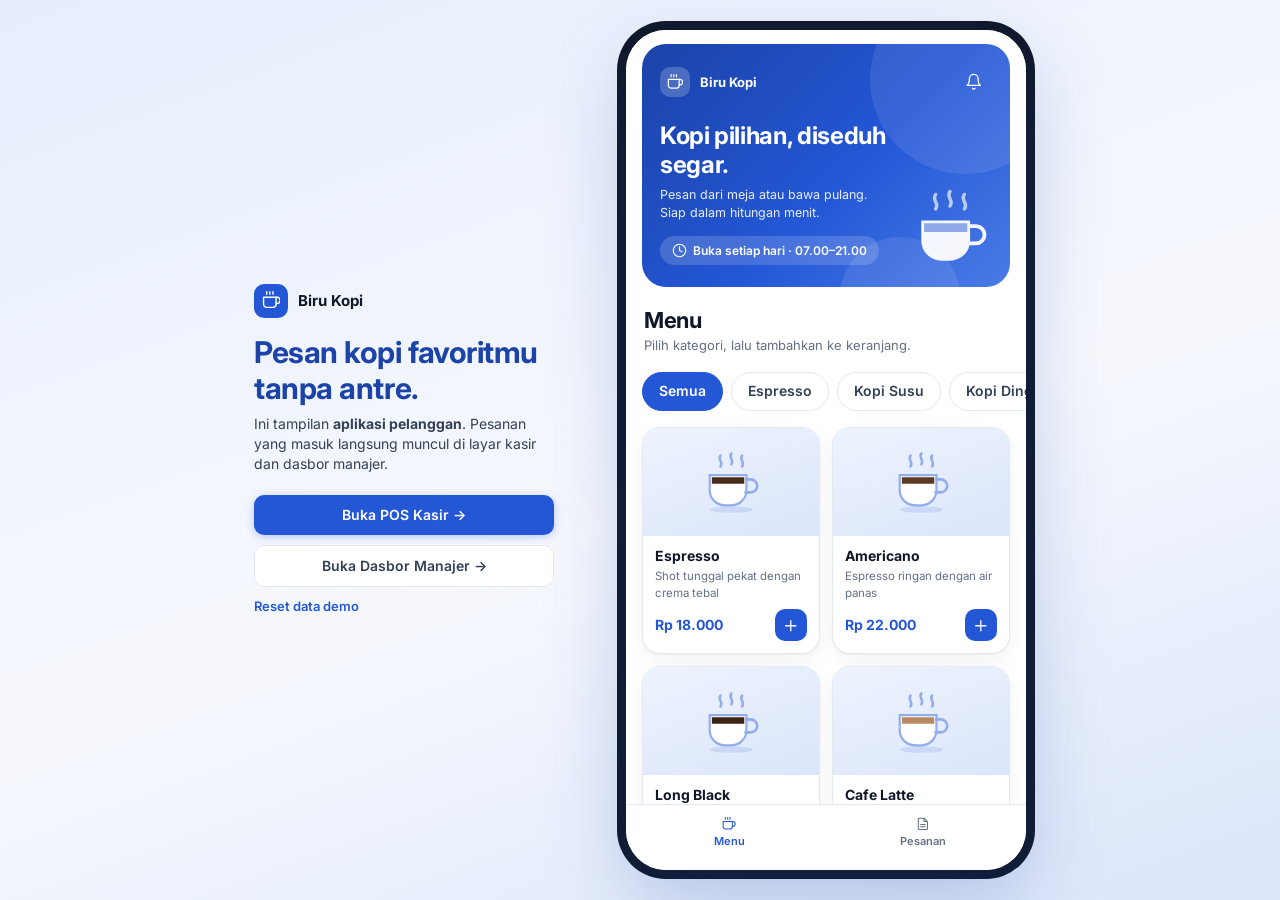
<file: index.html>
<!doctype html>
<html lang="id">
<head>
  <meta charset="utf-8">
  <meta name="viewport" content="width=device-width, initial-scale=1, viewport-fit=cover">
  <meta name="theme-color" content="#2457d6">
  <title>Biru Kopi — Pesan Kopi</title>
  <link rel="icon" href="data:image/svg+xml,%3Csvg xmlns='http://www.w3.org/2000/svg' viewBox='0 0 32 32'%3E%3Crect width='32' height='32' rx='8' fill='%232457d6'/%3E%3Cpath d='M9 12h12v6a5 5 0 0 1-5 5h-2a5 5 0 0 1-5-5zM21 14h2a2 2 0 0 1 0 4h-2' fill='none' stroke='white' stroke-width='2' stroke-linecap='round' stroke-linejoin='round'/%3E%3C/svg%3E">
  <link rel="preconnect" href="https://fonts.googleapis.com">
  <link rel="preconnect" href="https://fonts.gstatic.com" crossorigin>
  <link href="https://fonts.googleapis.com/css2?family=Inter:wght@400;500;600;700;800&display=swap" rel="stylesheet">
  <link rel="stylesheet" href="style.css">
  <script src="script.js" defer></script>
</head>
<body class="page-app" data-page="customer">
  <div class="stage">

    <aside class="stage-info">
      <span class="brand"><span class="brand-mark" data-i="coffee"></span> Biru Kopi</span>
      <h1>Pesan kopi favoritmu tanpa antre.</h1>
      <p>Ini tampilan <b>aplikasi pelanggan</b>. Pesanan yang masuk langsung muncul di layar kasir dan dasbor manajer.</p>
      <div class="links">
        <a class="btn primary" href="kasir.html">Buka POS Kasir →</a>
        <a class="btn outline" href="manajer.html">Buka Dasbor Manajer →</a>
        <button class="link" id="resetDemo" style="text-align:left">Reset data demo</button>
      </div>
    </aside>

    <div class="phone">
      <div class="app">
        <main class="views">

          <!-- ============ MENU ============ -->
          <section class="view active" id="view-menu">
            <div class="hero">
              <div class="hero-top">
                <span class="brand"><span class="brand-mark" data-i="coffee"></span> Biru Kopi</span>
                <button class="icon-btn" style="color:#fff" aria-label="Notifikasi" data-i="bell"></button>
              </div>
              <h1>Kopi pilihan, diseduh segar.</h1>
              <p>Pesan dari meja atau bawa pulang. Siap dalam hitungan menit.</p>
              <span class="open"><i data-i="clock"></i> Buka setiap hari · 07.00–21.00</span>
              <svg class="cup" viewBox="0 0 64 64" aria-hidden="true">
                <path d="M22 8c-3 4 3 6 0 10M32 6c-3 4 3 6 0 10M42 8c-3 4 3 6 0 10" fill="none" stroke="#fff" stroke-opacity=".7" stroke-width="2.4" stroke-linecap="round"/>
                <path d="M12 26h34v14a14 14 0 0 1-14 14h-6a14 14 0 0 1-14-14z" fill="#fff"/>
                <path d="M14 28h30v6H14z" fill="#93adeb"/>
                <path d="M46 30h4a6 6 0 0 1 0 12h-5" fill="none" stroke="#fff" stroke-width="2.6" stroke-linecap="round"/>
              </svg>
            </div>
            <div class="page-head"><h2>Menu</h2><p>Pilih kategori, lalu tambahkan ke keranjang.</p></div>
            <div class="cat-bar" id="catBar"></div>
            <div class="menu-grid" id="menuList"></div>
          </section>

          <!-- ============ PESANAN ============ -->
          <section class="view" id="view-orders">
            <div class="page-head"><h2>Pesanan saya</h2><p>Status diperbarui otomatis oleh barista.</p></div>
            <div class="orders-wrap" id="orderList"></div>
          </section>
        </main>

        <button class="cartbar" id="cartBar" data-act="open-cart" hidden>
          <span id="cartBarText"></span><span id="cartBarTotal"></span>
        </button>

        <nav class="tabbar" aria-label="Navigasi utama">
          <button class="tab on" data-go="menu"><i data-i="coffee"></i>Menu</button>
          <button class="tab" data-go="orders"><i data-i="receipt"></i>Pesanan<span class="dot" id="ordersDot" hidden>0</span></button>
        </nav>

        <div class="sheet-backdrop" id="cartSheet" hidden>
          <div class="sheet">
            <div class="sheet-head"><h3>Keranjang</h3><button class="icon-btn" data-act="close-cart" aria-label="Tutup" data-i="x"></button></div>
            <div class="sheet-body" id="cartBody"></div>
          </div>
        </div>
      </div>
    </div>
  </div>
</body>
</html>
</file>
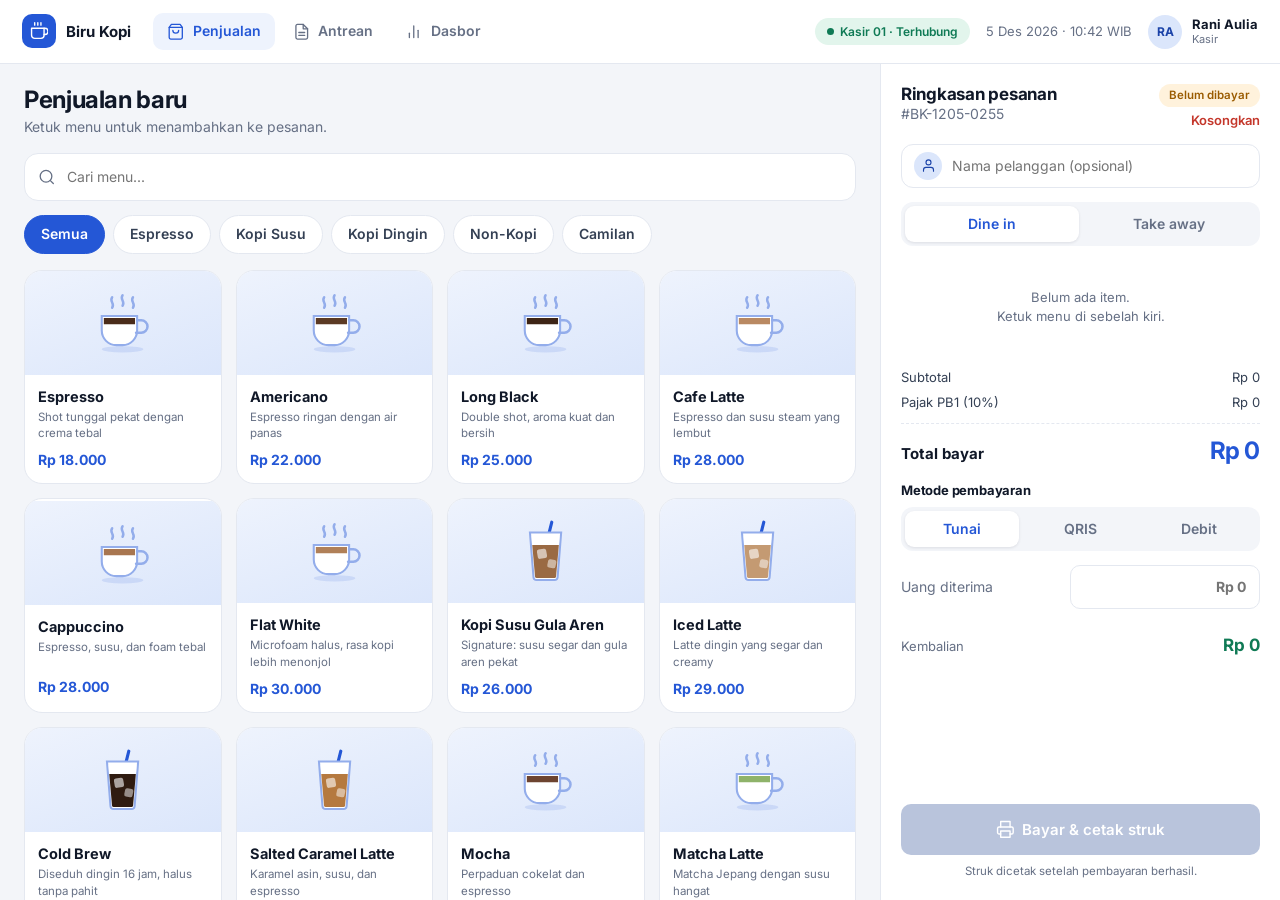
<file: kasir.html>
<!doctype html>
<html lang="id">
<head>
  <meta charset="utf-8">
  <meta name="viewport" content="width=device-width, initial-scale=1">
  <meta name="theme-color" content="#2457d6">
  <title>Biru Kopi — POS Kasir</title>
  <link rel="icon" href="data:image/svg+xml,%3Csvg xmlns='http://www.w3.org/2000/svg' viewBox='0 0 32 32'%3E%3Crect width='32' height='32' rx='8' fill='%232457d6'/%3E%3Cpath d='M9 12h12v6a5 5 0 0 1-5 5h-2a5 5 0 0 1-5-5zM21 14h2a2 2 0 0 1 0 4h-2' fill='none' stroke='white' stroke-width='2' stroke-linecap='round' stroke-linejoin='round'/%3E%3C/svg%3E">
  <link rel="preconnect" href="https://fonts.googleapis.com">
  <link rel="preconnect" href="https://fonts.gstatic.com" crossorigin>
  <link href="https://fonts.googleapis.com/css2?family=Inter:wght@400;500;600;700;800&display=swap" rel="stylesheet">
  <link rel="stylesheet" href="style.css">
  <script src="script.js" defer></script>
</head>
<body data-page="kasir">
  <div class="pos">

    <header class="topbar">
      <div style="display:flex;align-items:center;gap:22px">
        <a class="brand" href="index.html"><span class="brand-mark" data-i="coffee"></span> Biru Kopi</a>
        <nav class="top-nav" aria-label="Menu kasir">
          <a class="on" href="kasir.html"><i data-i="bag"></i>Penjualan</a>
          <button id="queueBtn"><i data-i="receipt"></i>Antrean <span class="count" id="queueCount" hidden>0</span></button>
          <a href="manajer.html"><i data-i="chart"></i>Dasbor</a>
        </nav>
      </div>
      <div class="top-right">
        <span class="pill"><span class="dot"></span>Kasir 01 · Terhubung</span>
        <span id="clock" class="muted"></span>
        <div class="user-chip"><span class="avatar">RA</span><div><b>Rani Aulia</b><small>Kasir</small></div></div>
      </div>
    </header>

    <!-- Kolom kiri: katalog -->
    <main class="catalog">
      <h1>Penjualan baru</h1>
      <p class="sub">Ketuk menu untuk menambahkan ke pesanan.</p>
      <div class="search"><i data-i="search"></i><input id="searchInput" class="input" type="search" placeholder="Cari menu..." autocomplete="off"></div>
      <div class="chips" id="catChips"></div>
      <div class="kgrid" id="pgrid"></div>
    </main>

    <!-- Kolom kanan: ringkasan & pembayaran -->
    <aside class="order" aria-label="Ringkasan pesanan">
      <div class="order-head">
        <div><h2>Ringkasan pesanan</h2><span class="muted" id="orderId"></span></div>
        <div class="right"><span class="badge warn">Belum dibayar</span><button class="link danger" id="clearBtn">Kosongkan</button></div>
      </div>

      <div class="order-cust"><span class="avatar" style="width:28px;height:28px"><i data-i="user"></i></span><input id="custInput" placeholder="Nama pelanggan (opsional)" maxlength="40"></div>
      <div class="seg" id="typeSeg"><button class="on" data-type="Dine in">Dine in</button><button data-type="Take away">Take away</button></div>

      <div class="order-lines" id="orderLines"></div>

      <div class="totals">
        <div><span>Subtotal</span><span id="subVal">Rp 0</span></div>
        <div><span>Pajak PB1 (10%)</span><span id="taxVal">Rp 0</span></div>
        <div class="grand"><span>Total bayar</span><b id="totalVal">Rp 0</b></div>
      </div>

      <div>
        <h4>Metode pembayaran</h4>
        <div class="seg" id="methods"><button class="on" data-method="Tunai">Tunai</button><button data-method="QRIS">QRIS</button><button data-method="Debit">Debit</button></div>
      </div>

      <div id="cashBlock" style="display:grid;gap:12px">
        <div class="cash-row"><label for="cashInput" class="muted">Uang diterima</label><input id="cashInput" class="input" inputmode="numeric" placeholder="Rp 0" autocomplete="off"></div>
        <div class="quick-cash" id="quickCash"></div>
        <div class="change-row"><span class="muted">Kembalian</span><b id="changeVal">Rp 0</b></div>
      </div>

      <span class="spacer"></span>
      <div>
        <button class="btn primary block lg" id="payBtn" disabled><i data-i="printer"></i> Bayar &amp; cetak struk</button>
        <p class="hint">Struk dicetak setelah pembayaran berhasil.</p>
      </div>
    </aside>
  </div>
</body>
</html>
</file>
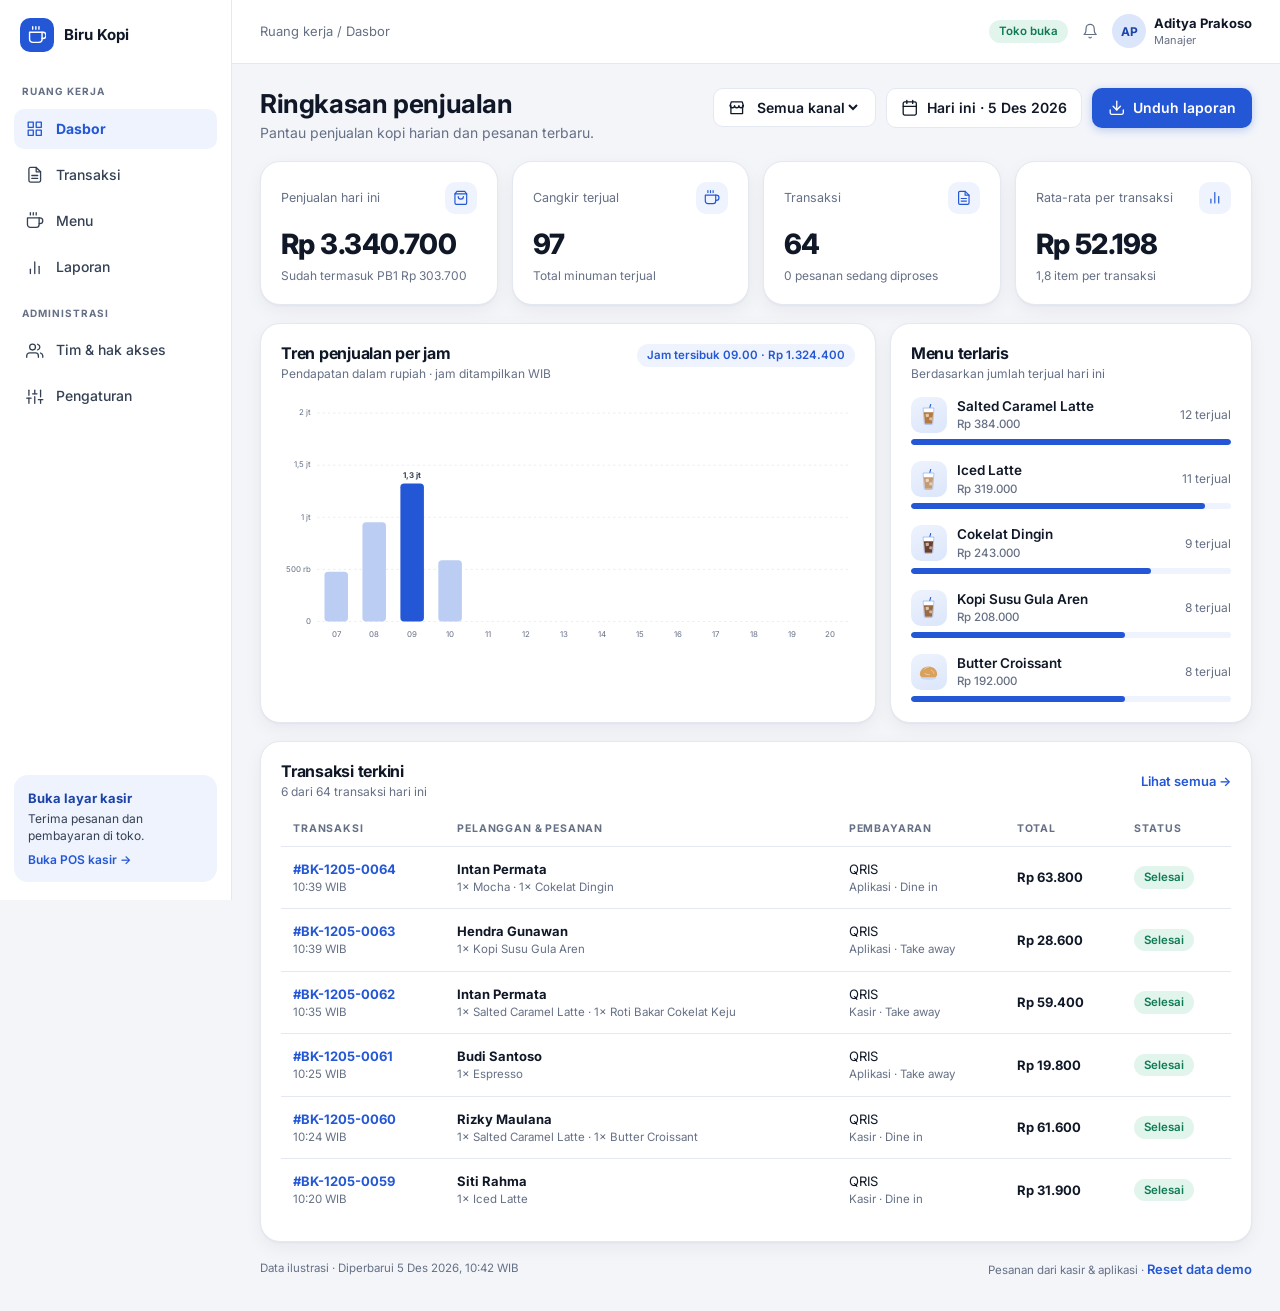
<file: manajer.html>
<!doctype html>
<html lang="id">
<head>
  <meta charset="utf-8">
  <meta name="viewport" content="width=device-width, initial-scale=1">
  <meta name="theme-color" content="#2457d6">
  <title>Biru Kopi — Dasbor Manajer</title>
  <link rel="icon" href="data:image/svg+xml,%3Csvg xmlns='http://www.w3.org/2000/svg' viewBox='0 0 32 32'%3E%3Crect width='32' height='32' rx='8' fill='%232457d6'/%3E%3Cpath d='M9 12h12v6a5 5 0 0 1-5 5h-2a5 5 0 0 1-5-5zM21 14h2a2 2 0 0 1 0 4h-2' fill='none' stroke='white' stroke-width='2' stroke-linecap='round' stroke-linejoin='round'/%3E%3C/svg%3E">
  <link rel="preconnect" href="https://fonts.googleapis.com">
  <link rel="preconnect" href="https://fonts.gstatic.com" crossorigin>
  <link href="https://fonts.googleapis.com/css2?family=Inter:wght@400;500;600;700;800&display=swap" rel="stylesheet">
  <link rel="stylesheet" href="style.css">
  <script src="script.js" defer></script>
</head>
<body data-page="manajer">
  <div class="dash">

    <aside class="side">
      <a class="brand" href="index.html"><span class="brand-mark" data-i="coffee"></span> Biru Kopi</a>
      <div class="group">RUANG KERJA</div>
      <button class="nav on" data-scroll="top"><i data-i="grid"></i>Dasbor</button>
      <button class="nav" data-scroll="transaksi"><i data-i="receipt"></i>Transaksi</button>
      <button class="nav" data-soon><i data-i="coffee"></i>Menu</button>
      <button class="nav" data-soon><i data-i="chart"></i>Laporan</button>
      <div class="group">ADMINISTRASI</div>
      <button class="nav" data-soon><i data-i="users"></i>Tim &amp; hak akses</button>
      <button class="nav" data-soon><i data-i="sliders"></i>Pengaturan</button>
      <div class="help"><b>Buka layar kasir</b>Terima pesanan dan pembayaran di toko.<br><a href="kasir.html">Buka POS kasir →</a></div>
    </aside>

    <div class="content" id="top">
      <header class="dtop">
        <span>Ruang kerja / Dasbor</span>
        <div class="right">
          <span class="badge ok">Toko buka</span>
          <i data-i="bell"></i>
          <div class="user"><span class="avatar">AP</span><div><b>Aditya Prakoso</b><small>Manajer</small></div></div>
        </div>
      </header>

      <div class="dbody">
        <div class="dhead">
          <div><h1>Ringkasan penjualan</h1><p>Pantau penjualan kopi harian dan pesanan terbaru.</p></div>
          <div class="actions">
            <label class="select-pill"><i data-i="store"></i>
              <select id="chSel" aria-label="Filter kanal"><option value="all">Semua kanal</option><option value="Kasir">Kasir</option><option value="Aplikasi">Aplikasi</option></select></label>
            <span class="date-pill"><i data-i="calendar"></i><span id="todayLabel"></span></span>
            <button class="btn primary" id="downloadBtn"><i data-i="download"></i> Unduh laporan</button>
          </div>
        </div>

        <section class="kpis">
          <article class="card kpi"><div class="top"><span>Penjualan hari ini</span><i data-i="bag"></i></div><div class="val" id="kRevenue">Rp 0</div><div class="note" id="kRevenueNote"></div></article>
          <article class="card kpi"><div class="top"><span>Cangkir terjual</span><i data-i="coffee"></i></div><div class="val" id="kCups">0</div><div class="note" id="kCupsNote"></div></article>
          <article class="card kpi"><div class="top"><span>Transaksi</span><i data-i="receipt"></i></div><div class="val" id="kTx">0</div><div class="note" id="kTxNote"></div></article>
          <article class="card kpi"><div class="top"><span>Rata-rata per transaksi</span><i data-i="chart"></i></div><div class="val" id="kAvg">Rp 0</div><div class="note" id="kAvgNote"></div></article>
        </section>

        <section class="mid">
          <article class="card">
            <div class="chart-head">
              <div><h3>Tren penjualan per jam</h3><p class="sub">Pendapatan dalam rupiah · jam ditampilkan WIB</p></div>
              <span class="badge" id="peakNote"></span>
            </div>
            <div class="chart" id="chart"></div>
          </article>
          <article class="card">
            <h3>Menu terlaris</h3>
            <p class="sub">Berdasarkan jumlah terjual hari ini</p>
            <div class="toplist" id="topList"></div>
          </article>
        </section>

        <section class="card" id="transaksi">
          <div class="card-head">
            <div><h3>Transaksi terkini</h3><p class="sub" id="txSub"></p></div>
            <button class="link" id="toggleAll">Lihat semua →</button>
          </div>
          <div class="table-wrap">
            <table>
              <thead><tr><th>TRANSAKSI</th><th>PELANGGAN &amp; PESANAN</th><th>PEMBAYARAN</th><th>TOTAL</th><th>STATUS</th></tr></thead>
              <tbody id="txBody"></tbody>
            </table>
          </div>
        </section>

        <div class="footnote"><span id="updated"></span><span>Pesanan dari kasir &amp; aplikasi · <a class="link" href="#" id="resetDemo">Reset data demo</a></span></div>
      </div>
    </div>
  </div>
</body>
</html>
</file>
<file: style.css>
/* ==========================================================
   Biru Kopi — Coffee Shop UI
   Tema: clean blue & white, latar abu-abu terang, kartu membulat.
   Dipakai oleh index.html (pelanggan), kasir.html (POS) dan
   manajer.html (dasbor).
   ========================================================== */

:root {
  --primary: #2457d6;
  --primary-700: #1b43a8;
  --primary-300: #93adeb;
  --primary-200: #bccdf3;
  --primary-100: #dbe6fb;
  --primary-50: #eef3fd;

  --bg: #f3f5f9;
  --surface: #ffffff;
  --ink: #101828;
  --ink-2: #344054;
  --muted: #667085;
  --border: #e4e8f0;

  --success: #0f7a55;
  --success-bg: #e2f5ec;
  --warn: #9a5b00;
  --warn-bg: #fff2dc;
  --danger: #c4372b;
  --danger-bg: #fdeceb;

  --r-lg: 20px;
  --r-md: 14px;
  --r-sm: 10px;
  --shadow: 0 1px 2px rgba(16, 24, 40, .04), 0 6px 18px rgba(16, 24, 40, .05);
}

* { box-sizing: border-box; margin: 0; padding: 0; }
[hidden] { display: none !important; }
html, body { height: 100%; }
body {
  font-family: Inter, system-ui, -apple-system, "Segoe UI", Roboto, sans-serif;
  background: var(--bg); color: var(--ink); font-size: 14px; line-height: 1.45;
  -webkit-font-smoothing: antialiased;
}
button, input, select, textarea { font: inherit; color: inherit; }
button { cursor: pointer; border: 0; background: none; }
button:disabled { cursor: not-allowed; }
a { color: inherit; text-decoration: none; }
h1, h2, h3, h4 { line-height: 1.2; letter-spacing: -.015em; }
.muted { color: var(--muted); }
.grow { flex: 1; min-width: 0; }
.price { color: var(--primary); font-weight: 700; }
:focus-visible { outline: 2px solid var(--primary); outline-offset: 2px; }

/* ---------- Ikon ---------- */
.ico { width: 1.25em; height: 1.25em; stroke: currentColor; fill: none; stroke-width: 1.8; stroke-linecap: round; stroke-linejoin: round; flex: none; }
i[data-i] { display: inline-flex; align-items: center; justify-content: center; font-style: normal; }

/* ---------- Tombol ---------- */
.btn { display: inline-flex; align-items: center; justify-content: center; gap: 8px; padding: 10px 16px; border-radius: var(--r-sm); font-weight: 600; transition: background .15s, transform .05s; }
.btn:active:not(:disabled) { transform: translateY(1px); }
.btn.primary { background: var(--primary); color: #fff; box-shadow: 0 2px 8px rgba(36, 87, 214, .28); }
.btn.primary:hover:not(:disabled) { background: var(--primary-700); }
.btn.primary:disabled { background: #b9c4dc; box-shadow: none; }
.btn.outline { background: #fff; border: 1px solid var(--border); color: var(--ink-2); }
.btn.outline:hover { background: var(--primary-50); border-color: var(--primary-200); color: var(--primary); }
.btn.block { width: 100%; }
.btn.lg { padding: 15px 18px; font-size: 15px; }
.btn.sm { padding: 6px 12px; font-size: 13px; }
.link { color: var(--primary); font-weight: 600; font-size: 13px; }
.link:hover { text-decoration: underline; }
.link.danger { color: var(--danger); }
.icon-btn { width: 36px; height: 36px; border-radius: 10px; display: inline-flex; align-items: center; justify-content: center; color: var(--muted); }
.icon-btn:hover { background: var(--primary-50); color: var(--primary); }

/* ---------- Form ---------- */
.input, .textarea { width: 100%; padding: 11px 13px; border: 1px solid var(--border); border-radius: var(--r-sm); background: #fff; outline: none; transition: border-color .15s, box-shadow .15s; }
.input:focus, .textarea:focus { border-color: var(--primary); box-shadow: 0 0 0 3px var(--primary-100); }
.input:disabled { background: var(--bg); color: var(--muted); }
.textarea { resize: none; }
.field-label { display: block; font-size: 12px; font-weight: 600; color: var(--ink-2); margin-bottom: 6px; }

/* ---------- Chip, segmented, badge, avatar ---------- */
.chips { display: flex; gap: 8px; flex-wrap: wrap; }
.chip { padding: 8px 16px; border-radius: 999px; background: #fff; border: 1px solid var(--border); font-weight: 600; color: var(--ink-2); white-space: nowrap; transition: all .15s; }
.chip:hover { border-color: var(--primary-200); background: var(--primary-50); }
.chip.on { background: var(--primary); border-color: var(--primary); color: #fff; }

.seg { display: grid; grid-auto-flow: column; grid-auto-columns: 1fr; gap: 4px; padding: 4px; background: var(--bg); border-radius: 12px; }
.seg button { padding: 8px 6px; border-radius: 9px; font-weight: 600; color: var(--muted); }
.seg button.on { background: #fff; color: var(--primary); box-shadow: 0 1px 3px rgba(16, 24, 40, .1); }

.badge { display: inline-block; padding: 3px 10px; border-radius: 999px; font-size: 11.5px; font-weight: 600; background: var(--primary-50); color: var(--primary); white-space: nowrap; }
.badge.ok { background: var(--success-bg); color: var(--success); }
.badge.warn { background: var(--warn-bg); color: var(--warn); }
.badge.bad { background: var(--danger-bg); color: var(--danger); }
.avatar { width: 34px; height: 34px; border-radius: 50%; background: var(--primary-100); color: var(--primary-700); font-weight: 700; font-size: 12px; display: inline-flex; align-items: center; justify-content: center; flex: none; }
.brand { display: flex; align-items: center; gap: 10px; font-weight: 700; font-size: 15px; }
.brand-mark { width: 34px; height: 34px; border-radius: 10px; background: var(--primary); color: #fff; display: inline-flex; align-items: center; justify-content: center; }

/* ---------- Ilustrasi produk ---------- */
.tile { background: linear-gradient(160deg, var(--primary-50), var(--primary-100)); display: flex; align-items: center; justify-content: center; }
.tile svg { width: 64%; height: 64%; }

/* ---------- Stepper ---------- */
.stepper { display: inline-flex; align-items: center; gap: 2px; background: var(--primary-50); border-radius: 11px; padding: 3px; }
.stepper button { width: 28px; height: 28px; border-radius: 8px; color: var(--primary); display: inline-flex; align-items: center; justify-content: center; }
.stepper button:hover { background: #fff; }
.stepper span { min-width: 24px; text-align: center; font-weight: 700; }

/* ---------- Total ---------- */
.totals { display: grid; gap: 6px; font-size: 13px; }
.totals > div { display: flex; justify-content: space-between; color: var(--ink-2); }
.totals .grand { margin-top: 6px; padding-top: 10px; border-top: 1px dashed var(--border); align-items: baseline; color: var(--ink); font-weight: 700; font-size: 15px; }
.totals .grand b { font-size: 24px; color: var(--primary); letter-spacing: -.02em; }
.hint { font-size: 11.5px; color: var(--muted); text-align: center; margin-top: 8px; }
.empty { text-align: center; color: var(--muted); padding: 28px 12px; font-size: 13px; }

/* ---------- Toast & modal ---------- */
.toast { position: fixed; left: 50%; bottom: 96px; transform: translate(-50%, 20px); opacity: 0; pointer-events: none; background: var(--ink); color: #fff; padding: 11px 16px; border-radius: 12px; font-size: 13px; z-index: 90; max-width: min(92vw, 380px); text-align: center; transition: all .25s; }
.toast.show { opacity: 1; transform: translate(-50%, 0); }
.toast.error { background: var(--danger); }
.toast.ok { background: var(--success); }

.modal-backdrop { position: fixed; inset: 0; z-index: 60; background: rgba(16, 24, 40, .5); display: flex; align-items: center; justify-content: center; padding: 16px; }
.modal-backdrop.in-phone { position: absolute; }
.modal { background: #fff; border-radius: var(--r-lg); width: min(100%, 460px); max-height: 92%; overflow: auto; padding: 20px; box-shadow: 0 24px 60px rgba(16, 24, 40, .3); }
.modal h3 { font-size: 18px; }
.modal-head { display: flex; align-items: center; justify-content: space-between; margin-bottom: 12px; }
.modal .list { display: grid; gap: 8px; margin: 12px 0; }
.modal .row { display: flex; align-items: center; gap: 10px; padding: 10px 12px; border: 1px solid var(--border); border-radius: 12px; }
.modal .row b { display: block; font-size: 13.5px; }
.modal .row small { color: var(--muted); }
.success-ico { width: 54px; height: 54px; border-radius: 50%; background: var(--success-bg); color: var(--success); display: flex; align-items: center; justify-content: center; margin: 0 auto 10px; font-size: 26px; }
.order-no { text-align: center; margin: 12px 0; padding: 14px; border-radius: 14px; background: var(--primary-50); }
.order-no small { display: block; color: var(--muted); }
.order-no b { font-size: 22px; color: var(--primary-700); letter-spacing: .02em; }

/* Progres status */
.steps { display: flex; align-items: center; gap: 6px; margin-top: 10px; }
.steps span { flex: 1; height: 5px; border-radius: 3px; background: var(--border); }
.steps span.on { background: var(--primary); }
.steps-label { display: flex; justify-content: space-between; font-size: 11px; color: var(--muted); margin-top: 4px; }

/* =========================================================
   APLIKASI PELANGGAN
   ========================================================= */
.page-app { background: linear-gradient(160deg, #e6eefc, #f6f8fd 55%, #dbe6fa); min-height: 100dvh; }
.stage { min-height: 100dvh; display: flex; align-items: center; justify-content: center; gap: 72px; padding: 24px; }
.stage-info { max-width: 300px; }
.stage-info h1 { font-size: 30px; color: var(--primary-700); margin: 16px 0 8px; }
.stage-info p { color: var(--ink-2); margin-bottom: 20px; }
.stage-info .links { display: grid; gap: 10px; }

.phone { width: 400px; height: min(840px, calc(100dvh - 48px)); background: #fff; border-radius: 40px; position: relative; overflow: hidden; box-shadow: 0 30px 80px rgba(27, 67, 168, .25), 0 0 0 9px #101828; }
.app { height: 100%; display: flex; flex-direction: column; position: relative; }
.views { flex: 1; overflow-y: auto; scrollbar-width: none; background: #fff; }
.views::-webkit-scrollbar { display: none; }
.view { display: none; }
.view.active { display: block; animation: fade .2s ease; }
@keyframes fade { from { opacity: 0; transform: translateY(4px); } to { opacity: 1; transform: none; } }

.hero { position: relative; margin: 14px 16px 0; padding: 20px 18px 22px; border-radius: 24px; color: #fff; overflow: hidden; background: linear-gradient(135deg, #1b43a8 0%, #2457d6 55%, #4a7be6 100%); }
.hero::before, .hero::after { content: ""; position: absolute; border-radius: 50%; background: rgba(255, 255, 255, .09); }
.hero::before { width: 190px; height: 190px; right: -50px; top: -60px; }
.hero::after { width: 120px; height: 120px; right: 50px; bottom: -70px; }
.hero-top { display: flex; align-items: center; justify-content: space-between; position: relative; z-index: 1; }
.hero-top .brand { font-size: 13px; }
.hero-top .brand-mark { background: rgba(255, 255, 255, .2); width: 30px; height: 30px; }
.hero h1 { font-size: 24px; margin: 22px 0 6px; position: relative; z-index: 1; max-width: 230px; }
.hero p { font-size: 12.5px; opacity: .9; position: relative; z-index: 1; max-width: 230px; }
.hero .open { position: relative; z-index: 1; display: inline-flex; gap: 6px; align-items: center; margin-top: 14px; background: rgba(255, 255, 255, .16); padding: 6px 12px; border-radius: 999px; font-size: 12px; font-weight: 600; }
.hero .cup { position: absolute; right: 14px; bottom: 12px; width: 92px; height: 92px; z-index: 1; opacity: .95; }

.page-head { padding: 20px 18px 6px; }
.page-head h2 { font-size: 22px; }
.page-head p { color: var(--muted); font-size: 13px; margin-top: 2px; }
.cat-bar { display: flex; gap: 8px; padding: 12px 16px 8px; overflow-x: auto; scrollbar-width: none; }
.cat-bar::-webkit-scrollbar { display: none; }
.menu-grid { display: grid; grid-template-columns: repeat(2, 1fr); gap: 12px; padding: 8px 16px 130px; }
.pcard { background: #fff; border: 1px solid var(--border); border-radius: 18px; overflow: hidden; display: flex; flex-direction: column; box-shadow: var(--shadow); }
.pcard .tile { height: 108px; }
.pcard .body { padding: 10px 12px 12px; display: flex; flex-direction: column; flex: 1; }
.pcard b { font-size: 14px; }
.pcard p { font-size: 11.5px; color: var(--muted); margin: 2px 0 8px; display: -webkit-box; -webkit-line-clamp: 2; -webkit-box-orient: vertical; overflow: hidden; min-height: 32px; }
.pcard .foot { margin-top: auto; display: flex; align-items: center; justify-content: space-between; gap: 6px; }
.add-btn { width: 32px; height: 32px; border-radius: 10px; background: var(--primary); color: #fff; display: inline-flex; align-items: center; justify-content: center; }
.add-btn:hover { background: var(--primary-700); }

.cartbar { position: absolute; left: 14px; right: 14px; bottom: 76px; z-index: 5; display: flex; align-items: center; justify-content: space-between; padding: 14px 18px; border-radius: 16px; background: var(--primary); color: #fff; font-weight: 700; box-shadow: 0 12px 26px rgba(36, 87, 214, .4); }
.cartbar:hover { background: var(--primary-700); }
.cartbar span { display: inline-flex; gap: 10px; align-items: center; }
.cartbar .count { background: rgba(255, 255, 255, .22); border-radius: 8px; padding: 1px 9px; font-size: 13px; }

.tabbar { display: grid; grid-template-columns: repeat(2, 1fr); background: #fff; border-top: 1px solid var(--border); padding: 8px 6px 16px; }
.tab { display: flex; flex-direction: column; align-items: center; gap: 3px; color: var(--muted); font-size: 11px; font-weight: 600; padding: 4px 0; position: relative; }
.tab.on { color: var(--primary); }
.tab .dot { position: absolute; top: 0; left: calc(50% + 8px); min-width: 16px; height: 16px; padding: 0 4px; border-radius: 8px; background: var(--primary); color: #fff; font-size: 10px; display: flex; align-items: center; justify-content: center; }

.my-order { border: 1px solid var(--border); border-radius: 16px; padding: 14px; margin-bottom: 10px; }
.my-order .top { display: flex; justify-content: space-between; align-items: center; gap: 8px; }
.my-order small { color: var(--muted); }
.my-order .items { font-size: 13px; color: var(--ink-2); margin: 6px 0 2px; }
.orders-wrap { padding: 8px 16px 130px; }

.sheet-backdrop { position: absolute; inset: 0; background: rgba(16, 24, 40, .45); z-index: 20; display: flex; align-items: flex-end; }
.sheet { width: 100%; max-height: 92%; background: #fff; border-radius: 26px 26px 0 0; display: flex; flex-direction: column; animation: up .25s ease; }
@keyframes up { from { transform: translateY(40px); opacity: .6; } to { transform: none; opacity: 1; } }
.sheet-head { display: flex; align-items: center; justify-content: space-between; padding: 16px 18px 6px; }
.sheet-head h3 { font-size: 18px; }
.sheet-body { padding: 4px 18px 22px; overflow-y: auto; display: grid; gap: 16px; }
.cart-line { display: flex; align-items: center; gap: 12px; padding: 6px 0; }
.cart-line .tile { width: 46px; height: 46px; border-radius: 12px; flex: none; }
.cart-line b { display: block; font-size: 14px; }

@media (max-width: 860px) {
  .stage { padding: 0; }
  .stage-info { display: none; }
  .phone { width: 100%; height: 100dvh; border-radius: 0; box-shadow: none; }
}

/* =========================================================
   POS KASIR
   ========================================================= */
.pos { display: grid; grid-template-columns: minmax(0, 1fr) 400px; grid-template-rows: 64px minmax(0, 1fr); height: 100dvh; }
.topbar { grid-column: 1 / -1; display: flex; align-items: center; justify-content: space-between; padding: 0 22px; background: #fff; border-bottom: 1px solid var(--border); gap: 16px; }
.top-nav { display: flex; gap: 4px; }
.top-nav a, .top-nav button { padding: 8px 14px; border-radius: 10px; font-weight: 600; color: var(--muted); display: inline-flex; align-items: center; gap: 8px; position: relative; }
.top-nav .on { background: var(--primary-50); color: var(--primary); }
.top-nav a:hover, .top-nav button:hover { background: var(--primary-50); color: var(--primary); }
.top-nav .count { background: var(--primary); color: #fff; border-radius: 9px; font-size: 11px; padding: 0 7px; line-height: 18px; }
.top-right { display: flex; align-items: center; gap: 16px; font-size: 13px; }
.pill { display: inline-flex; align-items: center; gap: 6px; background: var(--success-bg); color: var(--success); font-weight: 600; font-size: 12px; padding: 5px 12px; border-radius: 999px; }
.pill .dot { width: 7px; height: 7px; border-radius: 50%; background: var(--success); }
.user-chip { display: flex; align-items: center; gap: 10px; }
.user-chip small { display: block; color: var(--muted); font-size: 11px; margin-top: -2px; }
.user-chip b { font-size: 13px; }

.catalog { overflow-y: auto; padding: 22px 24px 28px; }
.catalog h1 { font-size: 24px; }
.catalog .sub { color: var(--muted); margin: 2px 0 16px; }
.search { position: relative; margin-bottom: 14px; }
.search i { position: absolute; left: 14px; top: 50%; transform: translateY(-50%); color: var(--muted); }
.search .input { padding: 13px 14px 13px 42px; border-radius: var(--r-md); }
.catalog .chips { margin-bottom: 16px; }
.kgrid { display: grid; grid-template-columns: repeat(auto-fill, minmax(190px, 1fr)); gap: 14px; }
.kcard { position: relative; text-align: left; background: #fff; border: 1.5px solid var(--border); border-radius: 18px; overflow: hidden; transition: border-color .15s, box-shadow .15s, transform .05s; }
.kcard:hover { border-color: var(--primary-200); box-shadow: var(--shadow); }
.kcard:active { transform: scale(.985); }
.kcard.sel { border-color: var(--primary); box-shadow: 0 0 0 3px var(--primary-100); }
.kcard .tile { height: 104px; }
.kcard .info { padding: 11px 13px 13px; }
.kcard b { font-size: 14.5px; display: block; }
.kcard p { font-size: 11.5px; color: var(--muted); margin: 2px 0 8px; min-height: 30px; }
.kcard .qty-badge { position: absolute; top: 10px; right: 10px; min-width: 26px; height: 26px; padding: 0 8px; border-radius: 13px; background: var(--primary); color: #fff; font-weight: 700; font-size: 12px; display: flex; align-items: center; justify-content: center; }

.order { background: #fff; border-left: 1px solid var(--border); padding: 20px; overflow-y: auto; display: flex; flex-direction: column; gap: 14px; }
.order-head { display: flex; align-items: flex-start; justify-content: space-between; }
.order-head h2 { font-size: 17px; }
.order-head .right { display: flex; flex-direction: column; align-items: flex-end; gap: 4px; }
.order-cust { display: flex; align-items: center; gap: 10px; padding: 6px 12px; border: 1px solid var(--border); border-radius: 12px; }
.order-cust input { border: 0; outline: 0; flex: 1; background: transparent; padding: 5px 0; }
.order-lines { display: grid; gap: 12px; min-height: 64px; }
.oline { display: flex; align-items: center; gap: 10px; }
.oline b { display: block; font-size: 14px; }
.oline small { color: var(--muted); }
.oline .amt { font-weight: 700; min-width: 84px; text-align: right; }
.order h4 { font-size: 13px; margin-bottom: 8px; }
.cash-row { display: flex; align-items: center; justify-content: space-between; gap: 12px; }
.cash-row .input { width: 190px; text-align: right; font-weight: 700; }
.quick-cash { display: flex; gap: 6px; flex-wrap: wrap; }
.quick-cash button { padding: 6px 12px; border-radius: 8px; background: var(--primary-50); color: var(--primary-700); font-weight: 600; font-size: 12px; }
.quick-cash button:hover { background: var(--primary-100); }
.change-row { display: flex; justify-content: space-between; align-items: baseline; font-size: 13px; }
.change-row b { font-size: 17px; color: var(--success); }
.change-row b.bad { color: var(--danger); }
.order .spacer { flex: 1; }

/* Struk */
.receipt { font-family: "SFMono-Regular", Menlo, Consolas, monospace; font-size: 12px; color: #000; }
.receipt .c { text-align: center; }
.receipt hr { border: 0; border-top: 1px dashed #888; margin: 8px 0; }
.receipt .r { display: flex; justify-content: space-between; gap: 8px; }
@media print {
  body * { visibility: hidden; }
  .receipt-print, .receipt-print * { visibility: visible; }
  .receipt-print { position: absolute; left: 0; top: 0; width: 76mm; }
}
@media (max-width: 1000px) {
  .pos { grid-template-columns: 1fr; grid-template-rows: 64px auto auto; height: auto; min-height: 100dvh; }
  .order { border-left: 0; border-top: 1px solid var(--border); }
  .catalog { overflow: visible; }
  .top-right #clock { display: none; }
}

/* =========================================================
   DASBOR MANAJER
   ========================================================= */
.dash { display: grid; grid-template-columns: 232px minmax(0, 1fr); min-height: 100dvh; }
.side { background: #fff; border-right: 1px solid var(--border); padding: 18px 14px; position: sticky; top: 0; height: 100dvh; overflow-y: auto; display: flex; flex-direction: column; gap: 6px; }
.side .brand { padding: 0 6px 14px; }
.side .group { font-size: 10px; letter-spacing: .1em; color: var(--muted); font-weight: 700; padding: 12px 8px 4px; }
.side .nav { display: flex; align-items: center; gap: 12px; padding: 10px 12px; border-radius: 10px; color: var(--ink-2); font-weight: 500; text-align: left; }
.side .nav:hover { background: var(--primary-50); color: var(--primary); }
.side .nav.on { background: var(--primary-50); color: var(--primary); font-weight: 700; }
.side .help { margin-top: auto; background: var(--primary-50); border-radius: 14px; padding: 14px; font-size: 12px; color: var(--ink-2); }
.side .help b { display: block; color: var(--primary-700); margin-bottom: 2px; font-size: 13px; }
.side .help a { color: var(--primary); font-weight: 600; display: inline-block; margin-top: 6px; }

.content { min-width: 0; }
.dtop { display: flex; align-items: center; justify-content: space-between; padding: 14px 28px; background: #fff; border-bottom: 1px solid var(--border); font-size: 13px; color: var(--muted); }
.dtop .right { display: flex; align-items: center; gap: 14px; }
.dtop .user { display: flex; align-items: center; gap: 8px; color: var(--ink); }
.dtop .user small { display: block; color: var(--muted); font-size: 11px; }
.dbody { padding: 24px 28px 32px; display: grid; gap: 18px; }
.dhead { display: flex; align-items: flex-start; justify-content: space-between; gap: 16px; flex-wrap: wrap; }
.dhead h1 { font-size: 26px; }
.dhead p { color: var(--muted); margin-top: 4px; }
.dhead .actions { display: flex; gap: 10px; align-items: center; flex-wrap: wrap; }
.date-pill, .select-pill { display: inline-flex; align-items: center; gap: 8px; padding: 9px 14px; border: 1px solid var(--border); border-radius: 10px; background: #fff; font-weight: 600; }
.select-pill select { border: 0; background: transparent; font-weight: 600; outline: none; cursor: pointer; }

.card { background: #fff; border: 1px solid var(--border); border-radius: var(--r-lg); box-shadow: var(--shadow); padding: 20px; }
.kpis { display: grid; grid-template-columns: repeat(4, 1fr); gap: 14px; }
.kpi .top { display: flex; align-items: center; justify-content: space-between; color: var(--muted); font-size: 12.5px; }
.kpi .top i { width: 32px; height: 32px; border-radius: 10px; background: var(--primary-50); color: var(--primary); }
.kpi .val { font-size: 28px; font-weight: 800; letter-spacing: -.02em; margin: 10px 0 2px; }
.kpi .note { font-size: 12px; color: var(--muted); }

.mid { display: grid; grid-template-columns: minmax(0, 1.7fr) minmax(0, 1fr); gap: 14px; }
.card h3 { font-size: 16px; }
.card .sub { font-size: 12px; color: var(--muted); margin-top: 2px; }
.chart-head { display: flex; justify-content: space-between; align-items: flex-start; gap: 10px; }
.chart { margin-top: 12px; }
.chart svg { width: 100%; height: auto; display: block; }
.chart .grid { stroke: var(--border); stroke-dasharray: 3 4; }
.chart text { font-size: 10.5px; fill: var(--muted); font-family: inherit; }
.chart .val { fill: var(--ink-2); font-weight: 700; }
.chart .bar { fill: var(--primary-200); }
.chart .bar.peak { fill: var(--primary); }
.chart g:hover .bar { fill: var(--primary-700); }

.toplist { display: grid; gap: 16px; margin-top: 14px; }
.toplist .head { display: flex; justify-content: space-between; align-items: center; gap: 10px; margin-bottom: 6px; }
.toplist .nm { display: flex; align-items: center; gap: 10px; font-weight: 600; font-size: 13.5px; min-width: 0; }
.toplist .nm .tile { width: 36px; height: 36px; border-radius: 10px; flex: none; }
.toplist .nm small { display: block; font-weight: 500; color: var(--muted); font-size: 11.5px; }
.toplist .qty { color: var(--muted); font-size: 12px; white-space: nowrap; }
.bar-track { height: 6px; border-radius: 3px; background: var(--primary-50); overflow: hidden; }
.bar-track > span { display: block; height: 100%; background: var(--primary); border-radius: 3px; transition: width .4s; }

.table-wrap { overflow-x: auto; margin-top: 10px; }
table { width: 100%; border-collapse: collapse; font-size: 13px; }
th { text-align: left; font-size: 10.5px; letter-spacing: .08em; color: var(--muted); font-weight: 700; padding: 10px 12px; border-bottom: 1px solid var(--border); white-space: nowrap; }
td { padding: 13px 12px; border-bottom: 1px solid var(--border); vertical-align: middle; }
tr:last-child td { border-bottom: 0; }
td .id { color: var(--primary); font-weight: 700; }
td small { display: block; color: var(--muted); font-size: 11.5px; }
td .items { max-width: 320px; white-space: nowrap; overflow: hidden; text-overflow: ellipsis; }
.card-head { display: flex; align-items: center; justify-content: space-between; }
.footnote { display: flex; justify-content: space-between; font-size: 11.5px; color: var(--muted); gap: 12px; flex-wrap: wrap; }

@media (max-width: 1180px) { .kpis { grid-template-columns: repeat(2, 1fr); } .mid { grid-template-columns: 1fr; } }
@media (max-width: 900px) {
  .dash { grid-template-columns: 1fr; }
  .side { position: static; height: auto; flex-direction: row; flex-wrap: wrap; align-items: center; border-right: 0; border-bottom: 1px solid var(--border); }
  .side .group, .side .help { display: none; }
  .dbody, .dtop { padding-left: 16px; padding-right: 16px; }
}
@media (max-width: 560px) { .kpis { grid-template-columns: 1fr; } }
</file>
